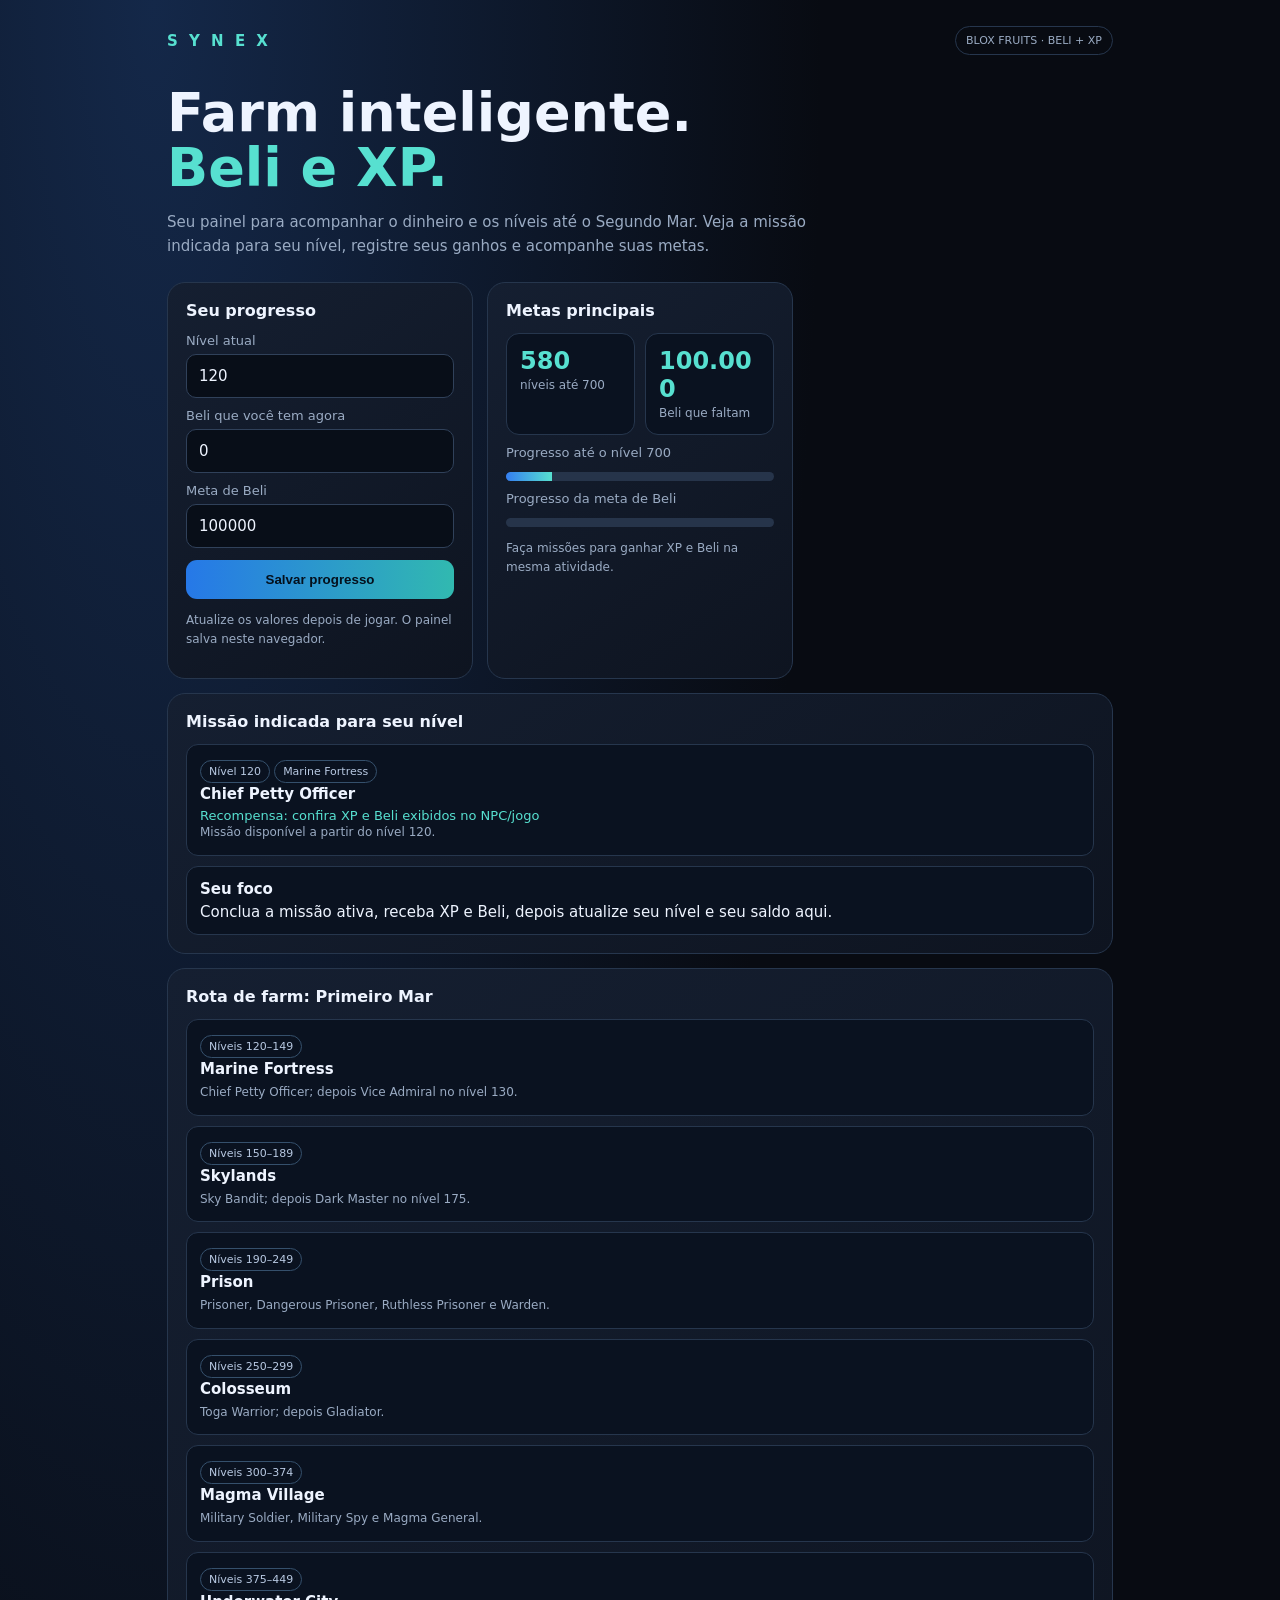
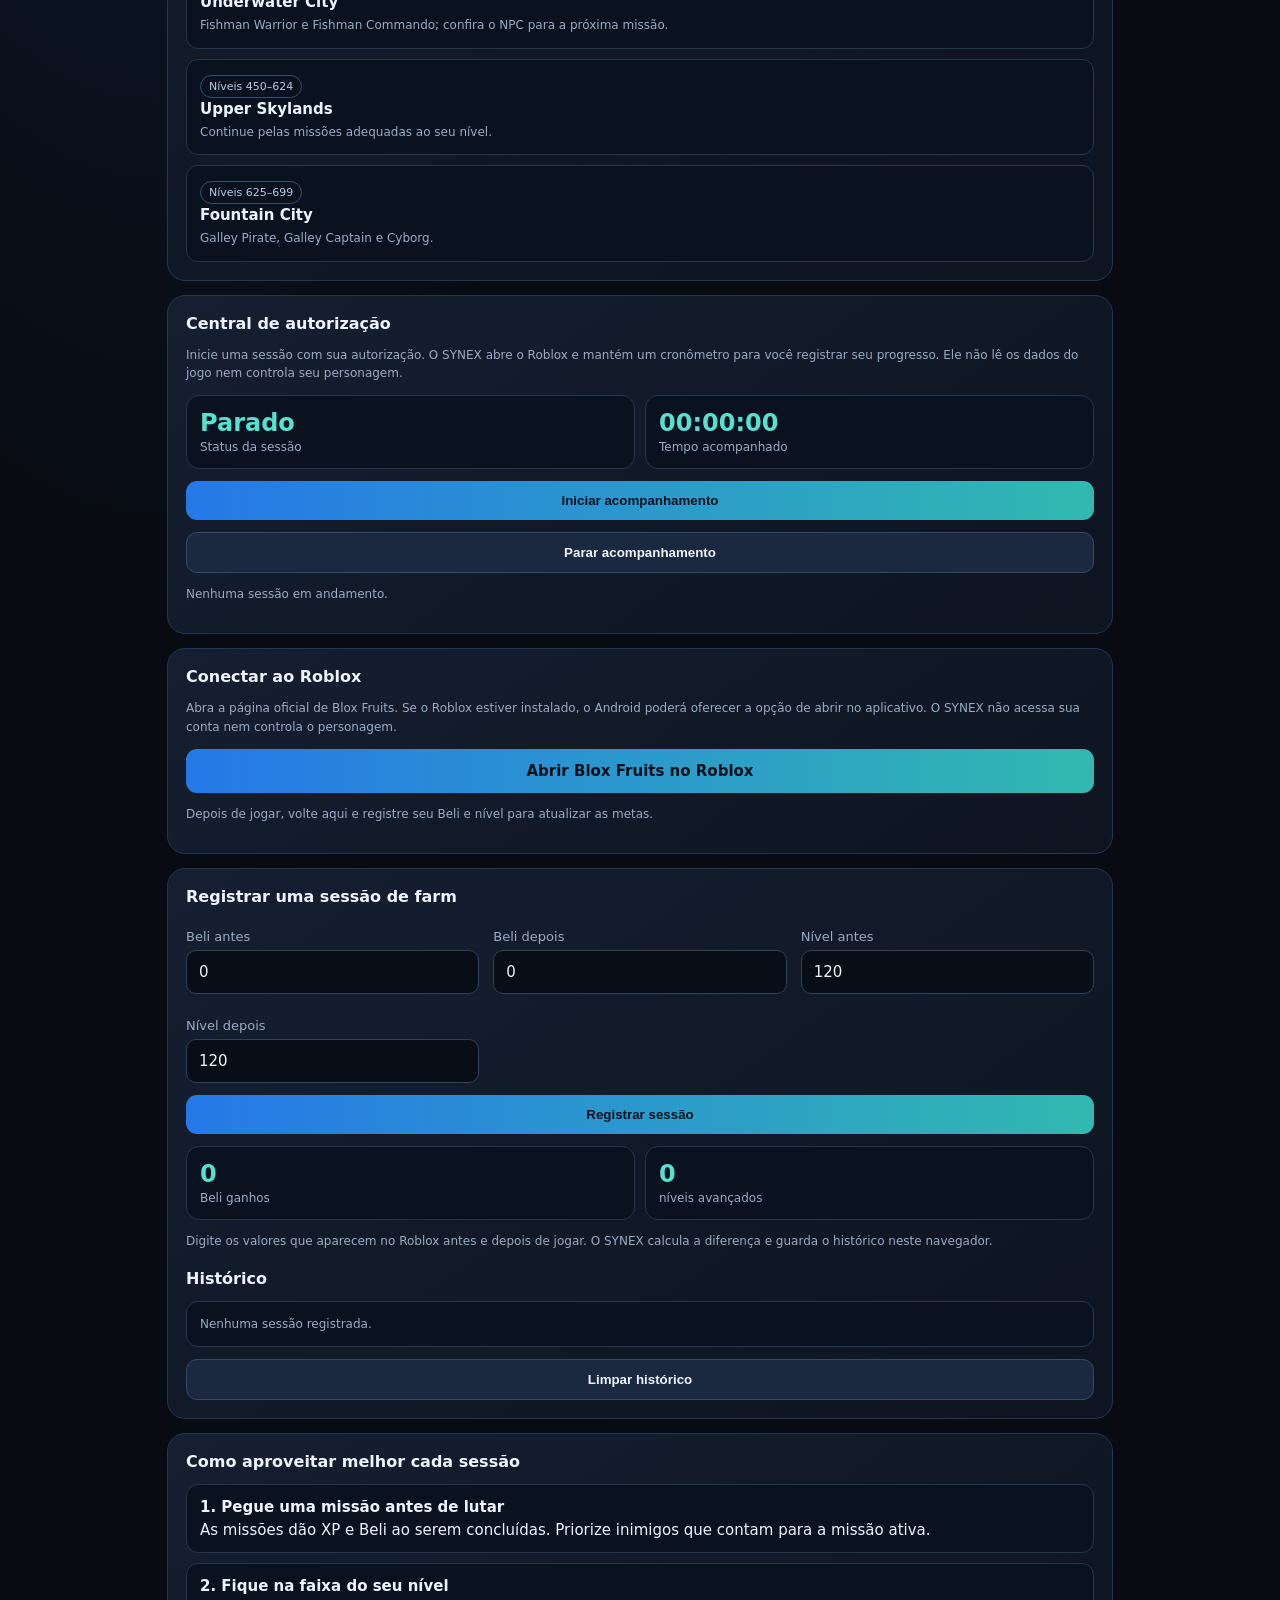
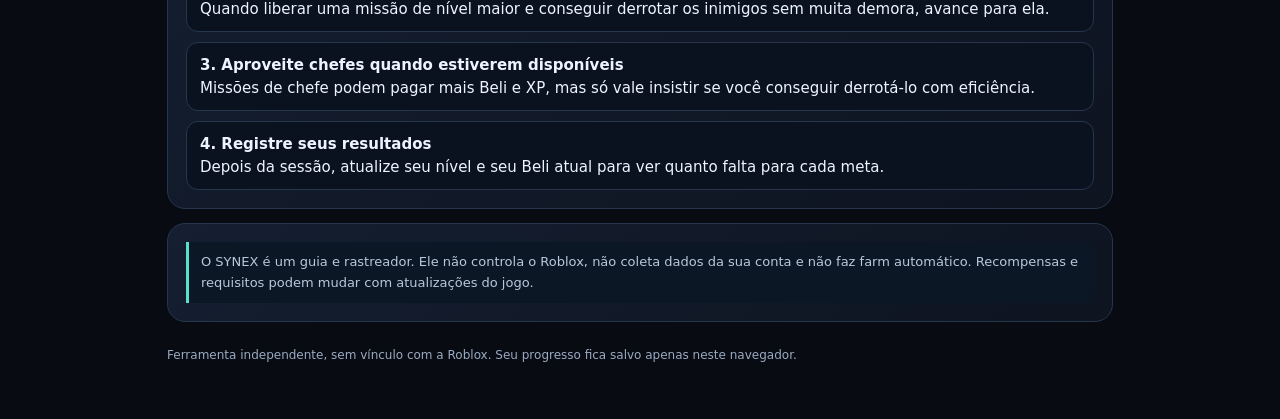
<file: blox-fruits/index.html>
<!doctype html>
<html lang="pt-BR">
<head>
<meta charset="utf-8">
<meta name="viewport" content="width=device-width,initial-scale=1">
<meta name="theme-color" content="#080b12">
<title>SYNEX • Beli + XP</title>
<style>
:root{color-scheme:dark;--bg:#080b12;--panel:#111a29;--line:#26364d;--text:#eef4ff;--muted:#9aabc3;--cyan:#57e0d0;--blue:#438cf5}
*{box-sizing:border-box}body{margin:0;background:radial-gradient(ellipse at 12% 0%,#142849 0,transparent 42%),var(--bg);color:var(--text);font:15px system-ui,sans-serif}
main{max-width:980px;margin:auto;padding:26px 17px 54px}.top{display:flex;justify-content:space-between;align-items:center;gap:12px;margin-bottom:30px;flex-wrap:wrap}.brand{font-weight:900;letter-spacing:.2em;color:var(--cyan)}.tag{color:var(--muted);font-size:11px;border:1px solid var(--line);padding:7px 10px;border-radius:30px}
h1{font-size:clamp(32px,6vw,54px);line-height:1.02;margin:0 0 12px}.hero{margin-bottom:24px}.hero p{max-width:680px;color:var(--muted);line-height:1.6}.accent{color:var(--cyan)}
.grid{display:grid;grid-template-columns:repeat(auto-fit,minmax(245px,1fr));gap:14px}.card{background:linear-gradient(145deg,#151f31,#0e1420);border:1px solid var(--line);border-radius:18px;padding:18px;min-width:0}.card h2{font-size:16px;margin:0 0 13px}
label{display:block;color:var(--muted);font-size:13px;margin:10px 0 6px}input{width:100%;background:#080e18;border:1px solid #30415a;color:var(--text);padding:12px;border-radius:10px;font:inherit}
button{border:0;border-radius:11px;padding:12px 16px;background:linear-gradient(90deg,#2678e8,#31b9b0);color:#04101c;font-weight:800;cursor:pointer;margin-top:12px;width:100%}.secondary{background:#1a2940;color:var(--text);border:1px solid #354a68}
.stats{display:grid;grid-template-columns:repeat(2,minmax(0,1fr));gap:10px}.stat{background:#0a1220;border:1px solid var(--line);border-radius:13px;padding:13px}.stat strong{display:block;font-size:clamp(18px,4vw,24px);color:var(--cyan);overflow-wrap:anywhere}.stat span{font-size:12px;color:var(--muted)}
.meter{height:9px;background:#26344a;border-radius:20px;overflow:hidden;margin-top:12px}.meter span{display:block;height:100%;background:linear-gradient(90deg,#347ef1,#57e0d0);width:0;transition:width .2s}
.small{font-size:12px;color:var(--muted);line-height:1.55}.route{display:grid;gap:10px}.step{padding:13px;border-radius:12px;background:#0a1220;border:1px solid var(--line)}.step b{display:block;margin-bottom:5px}.reward{color:var(--cyan);font-size:13px;margin-top:5px}
.pill{display:inline-block;border:1px solid #35506c;border-radius:30px;padding:4px 8px;color:#b8c9e2;font-size:11px;margin:2px 4px 2px 0}
.full{grid-column:1/-1}.notice{border-left:3px solid var(--cyan);padding:10px 12px;background:#0b1724;border-radius:0 10px 10px 0;color:#b9c8dc;font-size:13px;line-height:1.55}
footer{margin-top:24px;color:var(--muted);font-size:12px;line-height:1.6}
@media(max-width:420px){main{padding-left:13px;padding-right:13px}.card{padding:15px}.stats{gap:7px}}
</style>
</head>
<body><main>
<div class="top"><div class="brand">S Y N E X</div><div class="tag">BLOX FRUITS · BELI + XP</div></div>
<section class="hero">
<h1>Farm inteligente.<br><span class="accent">Beli e XP.</span></h1>
<p>Seu painel para acompanhar o dinheiro e os níveis até o Segundo Mar. Veja a missão indicada para seu nível, registre seus ganhos e acompanhe suas metas.</p>
</section>
<div class="grid">
<section class="card">
<h2>Seu progresso</h2>
<label for="level">Nível atual</label><input id="level" type="number" min="1" max="700" value="120" inputmode="numeric">
<label for="beli">Beli que você tem agora</label><input id="beli" type="number" min="0" step="1" value="0" inputmode="numeric">
<label for="goal">Meta de Beli</label><input id="goal" type="number" min="1" step="1" value="100000" inputmode="numeric">
<button id="save">Salvar progresso</button>
<p class="small">Atualize os valores depois de jogar. O painel salva neste navegador.</p>
</section>
<section class="card">
<h2>Metas principais</h2>
<div class="stats">
<div class="stat"><strong id="levelLeft">580</strong><span>níveis até 700</span></div>
<div class="stat"><strong id="beliLeft">100.000</strong><span>Beli que faltam</span></div>
</div>
<label>Progresso até o nível 700</label><div class="meter"><span id="xpBar"></span></div>
<label>Progresso da meta de Beli</label><div class="meter"><span id="beliBar"></span></div>
<p class="small" id="status">Continue fazendo missões para ganhar XP e Beli juntos.</p>
</section>
<section class="card full">
<h2>Missão indicada para seu nível</h2>
<div class="route" id="currentQuest"></div>
</section>
<section class="card full">
<h2>Rota de farm: Primeiro Mar</h2>
<div class="route" id="route"></div>
</section>
<section class="card full" id="automationCard">
<h2>Central de autorização</h2>
<p class="small">Inicie uma sessão com sua autorização. O SYNEX abre o Roblox e mantém um cronômetro para você registrar seu progresso. Ele não lê os dados do jogo nem controla seu personagem.</p>
<div class="stats">
<div class="stat"><strong id="automationStatus">Parado</strong><span>Status da sessão</span></div>
<div class="stat"><strong id="automationTime">00:00:00</strong><span>Tempo acompanhado</span></div>
</div>
<button id="requestAuthorization">Iniciar acompanhamento</button>
<button id="stopAutomation" class="secondary" disabled>Parar acompanhamento</button>
<p class="small" id="automationMessage" aria-live="polite">Nenhuma sessão em andamento.</p>
</section>
<div id="authorizationDialog" role="dialog" aria-modal="true" aria-labelledby="authorizationTitle" hidden style="position:fixed;inset:0;z-index:20;background:#000b;display:none;align-items:center;justify-content:center;padding:18px">
<div class="card" style="width:min(100%,430px);box-shadow:0 20px 70px #000">
<h2 id="authorizationTitle">Autorizar tarefa do SYNEX?</h2>
<p class="small">O SYNEX solicita permissão para:</p>
<ul class="small"><li>Abrir a página oficial do Blox Fruits.</li><li>Iniciar um cronômetro de acompanhamento nesta página.</li><li>Permitir que você registre manualmente seus ganhos de Beli e níveis.</li></ul>
<p class="small">Não há leitura automática da conta, controle do personagem ou farm automático.</p>
<button id="authorizeAutomation">Autorizar e abrir Roblox</button>
<button id="cancelAuthorization" class="secondary">Cancelar</button>
</div></div>
<section class="card full">
<h2>Conectar ao Roblox</h2>
<p class="small">Abra a página oficial de Blox Fruits. Se o Roblox estiver instalado, o Android poderá oferecer a opção de abrir no aplicativo. O SYNEX não acessa sua conta nem controla o personagem.</p>
<a id="openRoblox" href="https://www.roblox.com/games/2753915549/Blox-Fruits" target="_blank" rel="noopener" style="display:block;text-align:center;text-decoration:none;border-radius:11px;padding:13px 16px;background:linear-gradient(90deg,#2678e8,#31b9b0);color:#04101c;font-weight:800;margin-top:12px">Abrir Blox Fruits no Roblox</a>
<p class="small">Depois de jogar, volte aqui e registre seu Beli e nível para atualizar as metas.</p>
</section>
<section class="card full">
<h2>Registrar uma sessão de farm</h2>
<div class="grid">
<div><label for="startBeli">Beli antes</label><input id="startBeli" type="number" min="0" value="0"></div>
<div><label for="endBeli">Beli depois</label><input id="endBeli" type="number" min="0" value="0"></div>
<div><label for="startLevel">Nível antes</label><input id="startLevel" type="number" min="1" max="700" value="120"></div>
<div><label for="endLevel">Nível depois</label><input id="endLevel" type="number" min="1" max="700" value="120"></div>
</div>
<button id="recordSession">Registrar sessão</button>
<div class="stats" style="margin-top:12px"><div class="stat"><strong id="sessionBeli">0</strong><span>Beli ganhos</span></div><div class="stat"><strong id="sessionLevels">0</strong><span>níveis avançados</span></div></div>
<p class="small">Digite os valores que aparecem no Roblox antes e depois de jogar. O SYNEX calcula a diferença e guarda o histórico neste navegador.</p>
<h2 style="margin-top:18px">Histórico</h2><div class="route" id="history"><div class="step small">Nenhuma sessão registrada.</div></div>
<button class="secondary" id="clearHistory">Limpar histórico</button>
</section>
<section class="card full">
<h2>Como aproveitar melhor cada sessão</h2>
<div class="route">
<div class="step"><b>1. Pegue uma missão antes de lutar</b>As missões dão XP e Beli ao serem concluídas. Priorize inimigos que contam para a missão ativa.</div>
<div class="step"><b>2. Fique na faixa do seu nível</b>Quando liberar uma missão de nível maior e conseguir derrotar os inimigos sem muita demora, avance para ela.</div>
<div class="step"><b>3. Aproveite chefes quando estiverem disponíveis</b>Missões de chefe podem pagar mais Beli e XP, mas só vale insistir se você conseguir derrotá-lo com eficiência.</div>
<div class="step"><b>4. Registre seus resultados</b>Depois da sessão, atualize seu nível e seu Beli atual para ver quanto falta para cada meta.</div>
</div>
</section>
<section class="card full">
<div class="notice">O SYNEX é um guia e rastreador. Ele não controla o Roblox, não coleta dados da sua conta e não faz farm automático. Recompensas e requisitos podem mudar com atualizações do jogo.</div>
</section>
</div>
<footer>Ferramenta independente, sem vínculo com a Roblox. Seu progresso fica salvo apenas neste navegador.</footer>
</main>
<script>
const $=id=>document.getElementById(id);
const fmt=n=>Math.max(0,Math.floor(Number(n)||0)).toLocaleString('pt-BR');
const quests=[
{min:120,max:129,island:'Marine Fortress',name:'Chief Petty Officer',xp:'225.000',beli:'6.000',note:'Missão disponível a partir do nível 120.'},
{min:130,max:149,island:'Marine Fortress',name:'Vice Admiral (chefe)',xp:'415.000',beli:'15.000',note:'Missão de chefe; tente quando conseguir derrotá-lo sem perder muito tempo.'},
{min:150,max:174,island:'Skylands',name:'Sky Bandit',xp:'315.000',beli:'7.000',note:'Avance para Skylands ao atingir o nível 150.'},
{min:175,max:189,island:'Skylands',name:'Dark Master',xp:'450.000',beli:'7.500',note:'Missão liberada no nível 175.'},
{min:190,max:209,island:'Prison',name:'Prisoner',xp:'550.000',beli:'7.000',note:'Missão liberada no nível 190.'},
{min:210,max:224,island:'Prison',name:'Dangerous Prisoner',xp:'780.000',beli:'7.500',note:'Missão liberada no nível 210.'},
{min:225,max:229,island:'Prison',name:'Ruthless Prisoner',xp:'900.000',beli:'8.000',note:'Missão liberada no nível 225.'},
{min:230,max:249,island:'Prison',name:'Warden (chefe)',xp:'1.000.000',beli:'10.000',note:'Missão de chefe liberada no nível 230.'},
{min:250,max:274,island:'Colosseum',name:'Toga Warrior',xp:'1.100.000',beli:'7.000',note:'Missão liberada no nível 250.'},
{min:275,max:299,island:'Colosseum',name:'Gladiator',xp:'1.300.000',beli:'7.500',note:'Missão liberada no nível 275.'},
{min:300,max:324,island:'Magma Village',name:'Military Soldier',xp:'1.700.000',beli:'8.250',note:'Missão liberada no nível 300.'},
{min:325,max:349,island:'Magma Village',name:'Military Spy',xp:'2.000.000',beli:'8.500',note:'Missão liberada no nível 325.'},
{min:350,max:374,island:'Magma Village',name:'Magma General (chefe)',xp:'3.000.000',beli:'15.000',note:'Missão de chefe liberada no nível 350.'},
{min:375,max:399,island:'Underwater City',name:'Fishman Warrior',xp:'3.050.000',beli:'8.750',note:'Missão liberada no nível 375.'},
{min:400,max:424,island:'Underwater City',name:'Fishman Commando',xp:'3.350.000',beli:'9.000',note:'Missão liberada no nível 400.'},
{min:425,max:449,island:'Underwater City',name:'Fishman Lord / inimigos da área',xp:'—',beli:'—',note:'Confira a missão disponível no NPC da ilha.'},
{min:450,max:624,island:'Upper Skylands',name:'Missões da área',xp:'—',beli:'—',note:'Suba pelas missões compatíveis com seu nível e confira o próximo NPC da ilha.'},
{min:625,max:649,island:'Fountain City',name:'Galley Pirate',xp:'7.500.000',beli:'10.000',note:'Missão liberada no nível 625.'},
{min:650,max:674,island:'Fountain City',name:'Galley Captain',xp:'8.500.000',beli:'10.000',note:'Missão liberada no nível 650.'},
{min:675,max:699,island:'Fountain City',name:'Cyborg (chefe)',xp:'10.000.000',beli:'20.000',note:'Missão de chefe liberada no nível 675.'}
];
const routeBands=[
['120–149','Marine Fortress','Chief Petty Officer; depois Vice Admiral no nível 130.'],
['150–189','Skylands','Sky Bandit; depois Dark Master no nível 175.'],
['190–249','Prison','Prisoner, Dangerous Prisoner, Ruthless Prisoner e Warden.'],
['250–299','Colosseum','Toga Warrior; depois Gladiator.'],
['300–374','Magma Village','Military Soldier, Military Spy e Magma General.'],
['375–449','Underwater City','Fishman Warrior e Fishman Commando; confira o NPC para a próxima missão.'],
['450–624','Upper Skylands','Continue pelas missões adequadas ao seu nível.'],
['625–699','Fountain City','Galley Pirate, Galley Captain e Cyborg.']
];
function render(){
let level=Math.max(1,Math.min(700,Math.floor(Number($('level').value)||1)));
let beli=Math.max(0,Math.floor(Number($('beli').value)||0));
let goal=Math.max(1,Math.floor(Number($('goal').value)||1));
$('level').value=level;$('beli').value=beli;$('goal').value=goal;
$('levelLeft').textContent=fmt(700-level);
$('beliLeft').textContent=fmt(Math.max(0,goal-beli));
$('xpBar').style.width=(level/700*100)+'%';
$('beliBar').style.width=(Math.min(100,beli/goal*100))+'%';
$('status').textContent=level>=700?'Meta de nível alcançada! Confira os requisitos do Segundo Mar no jogo.':beli>=goal?'Meta de Beli alcançada! Você pode definir uma nova meta.':'Faça missões para ganhar XP e Beli na mesma atividade.';
let q=quests.find(x=>level>=x.min&&level<=x.max);
if(!q){q=level<120?{island:'Rota inicial',name:'Siga as missões da ilha correspondente ao seu nível',xp:'—',beli:'—',note:'O roteiro detalhado deste painel começa no nível 120.'}:{island:'Segundo Mar',name:'Primeiro Mar concluído',xp:'—',beli:'—',note:'Você chegou ao nível 700.'};}
$('currentQuest').innerHTML='<div class="step"><span class="pill">Nível '+level+'</span><span class="pill">'+q.island+'</span><b>'+q.name+'</b><div class="reward">Recompensa: confira XP e Beli exibidos no NPC/jogo</div><div class="small">'+q.note+'</div></div><div class="step"><b>Seu foco</b>Conclua a missão ativa, receba XP e Beli, depois atualize seu nível e seu saldo aqui.</div>';
$('route').innerHTML=routeBands.map(b=>'<div class="step"><span class="pill">Níveis '+b[0]+'</span><b>'+b[1]+'</b><div class="small">'+b[2]+'</div></div>').join('');
try{localStorage.setItem('synex-bf-progress',JSON.stringify({level,beli,goal}));}catch(e){}
}
try{const s=JSON.parse(localStorage.getItem('synex-bf-progress')||'null');if(s){$('level').value=s.level??120;$('beli').value=s.beli??0;$('goal').value=s.goal??100000;}}catch(e){}
$('save').addEventListener('click',render);
['level','beli','goal'].forEach(id=>$(id).addEventListener('change',render));
render();
let automationStartedAt=0,automationInterval=null;
const authDialog=$('authorizationDialog');
$('requestAuthorization').addEventListener('click',()=>{authDialog.hidden=false;authDialog.style.display='flex';});
$('cancelAuthorization').addEventListener('click',()=>{authDialog.hidden=true;authDialog.style.display='none';});
$('authorizeAutomation').addEventListener('click',()=>{
 authDialog.hidden=true;authDialog.style.display='none';
 if(automationInterval)clearInterval(automationInterval);
 automationStartedAt=Date.now();
 $('automationStatus').textContent='Ativo';
 $('automationMessage').textContent='Acompanhamento iniciado. Atualize Beli e nível manualmente após jogar.';
 $('requestAuthorization').disabled=true;
 $('stopAutomation').disabled=false;
 const tick=()=>{const sec=Math.floor((Date.now()-automationStartedAt)/1000);$('automationTime').textContent=[Math.floor(sec/3600),Math.floor(sec%3600/60),sec%60].map(n=>String(n).padStart(2,'0')).join(':');};
 tick();automationInterval=setInterval(tick,1000);
 const win=window.open('https://www.roblox.com/games/2753915549/Blox-Fruits','_blank','noopener');
 if(!win)$('automationMessage').textContent='Acompanhamento iniciado. O navegador bloqueou a nova aba; use o botão Abrir Blox Fruits abaixo.';
});
$('stopAutomation').addEventListener('click',()=>{
 if(automationInterval)clearInterval(automationInterval);
 automationInterval=null;
 $('automationStatus').textContent='Parado';
 $('automationMessage').textContent='Acompanhamento encerrado. Confira seu progresso e registre a sessão abaixo.';
 $('requestAuthorization').disabled=false;
 $('stopAutomation').disabled=true;
});
let sessionHistory=[];try{sessionHistory=JSON.parse(localStorage.getItem('synex-bf-sessions')||'[]');if(!Array.isArray(sessionHistory))sessionHistory=[];}catch(e){sessionHistory=[];}
function showHistory(){const el=$('history');el.innerHTML=sessionHistory.length?sessionHistory.slice().reverse().map((s,i)=>'<div class="step"><b>Sessão '+(sessionHistory.length-i)+'</b><div class="small">'+s.date+'</div><div class="reward">+'+fmt(s.beli)+' Beli · +'+fmt(s.levels)+' níveis</div></div>').join(''):'<div class="step small">Nenhuma sessão registrada.</div>';}
$('recordSession').addEventListener('click',()=>{const b0=Math.max(0,Number($('startBeli').value)||0),b1=Math.max(0,Number($('endBeli').value)||0);const l0=Math.max(1,Math.min(700,Number($('startLevel').value)||1)),l1=Math.max(1,Math.min(700,Number($('endLevel').value)||1));const gained=Math.max(0,b1-b0),levels=Math.max(0,l1-l0);$('sessionBeli').textContent=fmt(gained);$('sessionLevels').textContent=fmt(levels);$('beli').value=b1;$('level').value=l1;render();sessionHistory.push({date:new Date().toLocaleString('pt-BR'),beli:gained,levels});try{localStorage.setItem('synex-bf-sessions',JSON.stringify(sessionHistory));}catch(e){}showHistory();});
$('clearHistory').addEventListener('click',()=>{sessionHistory=[];try{localStorage.removeItem('synex-bf-sessions');}catch(e){}showHistory();});showHistory();
</script>
</body></html>
</file>
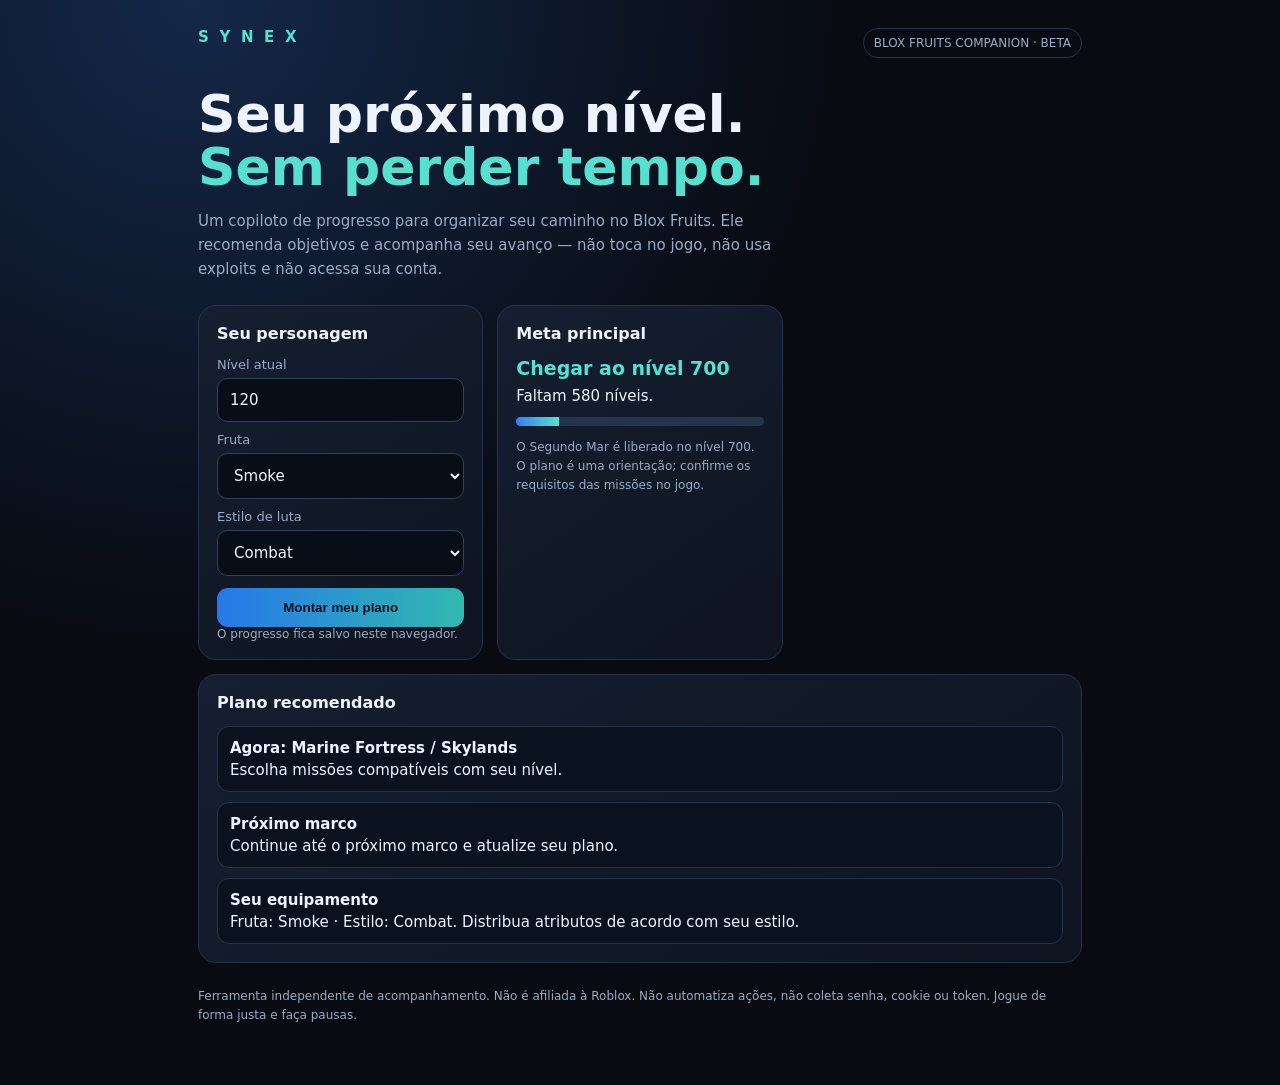
<file: blox-fruits-companion.html>
<!doctype html>
<html lang="pt-BR"><head><meta charset="utf-8"><meta name="viewport" content="width=device-width,initial-scale=1"><title>SYNEX • Blox Fruits Companion</title>
<style>
:root{color-scheme:dark;--bg:#080b12;--panel:#111827;--line:#253247;--text:#eef4ff;--muted:#9aabc3;--cyan:#57e0d0}*{box-sizing:border-box}body{margin:0;background:radial-gradient(ellipse at 15% 0%,#142849 0,transparent 42%),var(--bg);color:var(--text);font:15px system-ui,sans-serif}main{max-width:920px;margin:auto;padding:28px 18px 60px}.top{display:flex;justify-content:space-between;gap:12px;margin-bottom:30px}.brand{font-weight:800;letter-spacing:.18em;color:var(--cyan)}.tag{color:var(--muted);font-size:12px;border:1px solid var(--line);padding:7px 10px;border-radius:30px}h1{font-size:clamp(30px,6vw,52px);line-height:1.02;margin:0 0 12px}p{color:var(--muted);line-height:1.6}.hero{margin-bottom:24px}.hero p{max-width:620px}.grid{display:grid;grid-template-columns:repeat(auto-fit,minmax(240px,1fr));gap:14px}.card{background:linear-gradient(145deg,#151f31,#0e1420);border:1px solid var(--line);border-radius:18px;padding:18px}.card h2{font-size:16px;margin:0 0 14px}label{display:block;color:var(--muted);font-size:13px;margin:10px 0 6px}input,select{width:100%;background:#080e18;border:1px solid #30415a;color:var(--text);padding:12px;border-radius:10px;font:inherit}button{border:0;border-radius:11px;padding:12px 16px;background:linear-gradient(90deg,#2678e8,#31b9b0);color:#04101c;font-weight:800;cursor:pointer;margin-top:12px;width:100%}.result{font-size:19px;font-weight:750;margin:8px 0;color:var(--cyan)}.small{font-size:12px;color:var(--muted)}.route{display:grid;gap:10px}.step{padding:12px;border-radius:12px;background:#0a1220;border:1px solid var(--line)}.step b{display:block;margin-bottom:4px}.meter{height:9px;background:#26344a;border-radius:20px;overflow:hidden;margin-top:12px}.meter span{display:block;height:100%;background:linear-gradient(90deg,#347ef1,#57e0d0);width:0}footer{margin-top:24px;color:var(--muted);font-size:12px;line-height:1.6}
</style></head><body><main>
<div class="top"><div class="brand">S Y N E X</div><div class="tag">BLOX FRUITS COMPANION · BETA</div></div>
<section class="hero"><h1>Seu próximo nível.<br><span style="color:var(--cyan)">Sem perder tempo.</span></h1><p>Um copiloto de progresso para organizar seu caminho no Blox Fruits. Ele recomenda objetivos e acompanha seu avanço — não toca no jogo, não usa exploits e não acessa sua conta.</p></section>
<div class="grid">
<section class="card"><h2>Seu personagem</h2><label for="level">Nível atual</label><input id="level" type="number" min="1" max="700" value="120"><label for="fruit">Fruta</label><select id="fruit"><option>Smoke</option><option>Light</option><option>Flame</option><option>Ice</option><option>Outra</option></select><label for="style">Estilo de luta</label><select id="style"><option>Combat</option><option>Dark Step</option><option>Electric</option><option>Water Kung Fu</option><option>Outro</option></select><button id="plan">Montar meu plano</button><div class="small">O progresso fica salvo neste navegador.</div></section>
<section class="card"><h2>Meta principal</h2><div class="result" id="goal">Chegar ao nível 700</div><div id="remaining">Faltam 580 níveis.</div><div class="meter"><span id="bar"></span></div><p class="small">O Segundo Mar é liberado no nível 700. O plano é uma orientação; confirme os requisitos das missões no jogo.</p></section>
<section class="card" style="grid-column:1/-1"><h2>Plano recomendado</h2><div class="route" id="route"><div class="step"><b>Primeiro Mar</b>Informe seu nível e toque em “Montar meu plano”.</div></div></section>
</div><footer>Ferramenta independente de acompanhamento. Não é afiliada à Roblox. Não automatiza ações, não coleta senha, cookie ou token. Jogue de forma justa e faça pausas.</footer>
</main>
<script>
const $=id=>document.getElementById(id);
const routes=[{max:9,title:"Starter Island",task:"Complete as missões iniciais."},{max:19,title:"Jungle",task:"Faça as missões da Jungle."},{max:29,title:"Pirate Village",task:"Siga as missões da Pirate Village."},{max:59,title:"Desert",task:"Avance pelas missões do Desert."},{max:99,title:"Frozen Village",task:"Use as missões da Frozen Village."},{max:149,title:"Marine Fortress / Skylands",task:"Escolha missões compatíveis com seu nível."},{max:199,title:"Prison / Skylands",task:"Continue nas missões disponíveis."},{max:249,title:"Colosseum",task:"Faça as missões adequadas ao seu nível."},{max:299,title:"Magma Village",task:"Progrida nas missões de Magma Village."},{max:374,title:"Underwater City",task:"Avance pelas missões da Underwater City."},{max:449,title:"Upper Skylands",task:"Continue pelas missões das ilhas superiores."},{max:524,title:"Fountain City",task:"Complete as missões disponíveis."},{max:624,title:"First Sea — reta final",task:"Siga as missões de maior nível liberadas."},{max:699,title:"Preparação para o Segundo Mar",task:"Chegue ao nível 700 e confira os requisitos de acesso."},{max:700,title:"Segundo Mar desbloqueado",task:"No nível 700, procure o NPC indicado para iniciar o acesso ao Segundo Mar."}];
function render(){let n=Math.max(1,Math.min(700,Number($("level").value)||1));$("level").value=n;$("remaining").textContent=n>=700?"Meta alcançada! Você chegou ao nível 700.":"Faltam "+(700-n)+" níveis.";$("bar").style.width=(n/700*100)+"%";let r=routes.find(x=>n<=x.max)||routes[routes.length-1];$("route").innerHTML='<div class="step"><b>Agora: '+r.title+'</b>'+r.task+'</div><div class="step"><b>Próximo marco</b>'+(n<700?"Continue até o próximo marco e atualize seu plano.":"Você alcançou o marco do Segundo Mar.")+'</div><div class="step"><b>Seu equipamento</b>Fruta: '+$("fruit").value+' · Estilo: '+$("style").value+'. Distribua atributos de acordo com seu estilo.</div>';try{localStorage.setItem("synex-bf",JSON.stringify({level:n,fruit:$("fruit").value,style:$("style").value}))}catch(e){}}
try{let s=JSON.parse(localStorage.getItem("synex-bf")||"null");if(s){$("level").value=s.level||120;$("fruit").value=s.fruit||"Smoke";$("style").value=s.style||"Combat"}}catch(e){}
$("plan").addEventListener("click",render);$("level").addEventListener("change",render);$("fruit").addEventListener("change",render);$("style").addEventListener("change",render);render();
</script></body></html>
</file>
